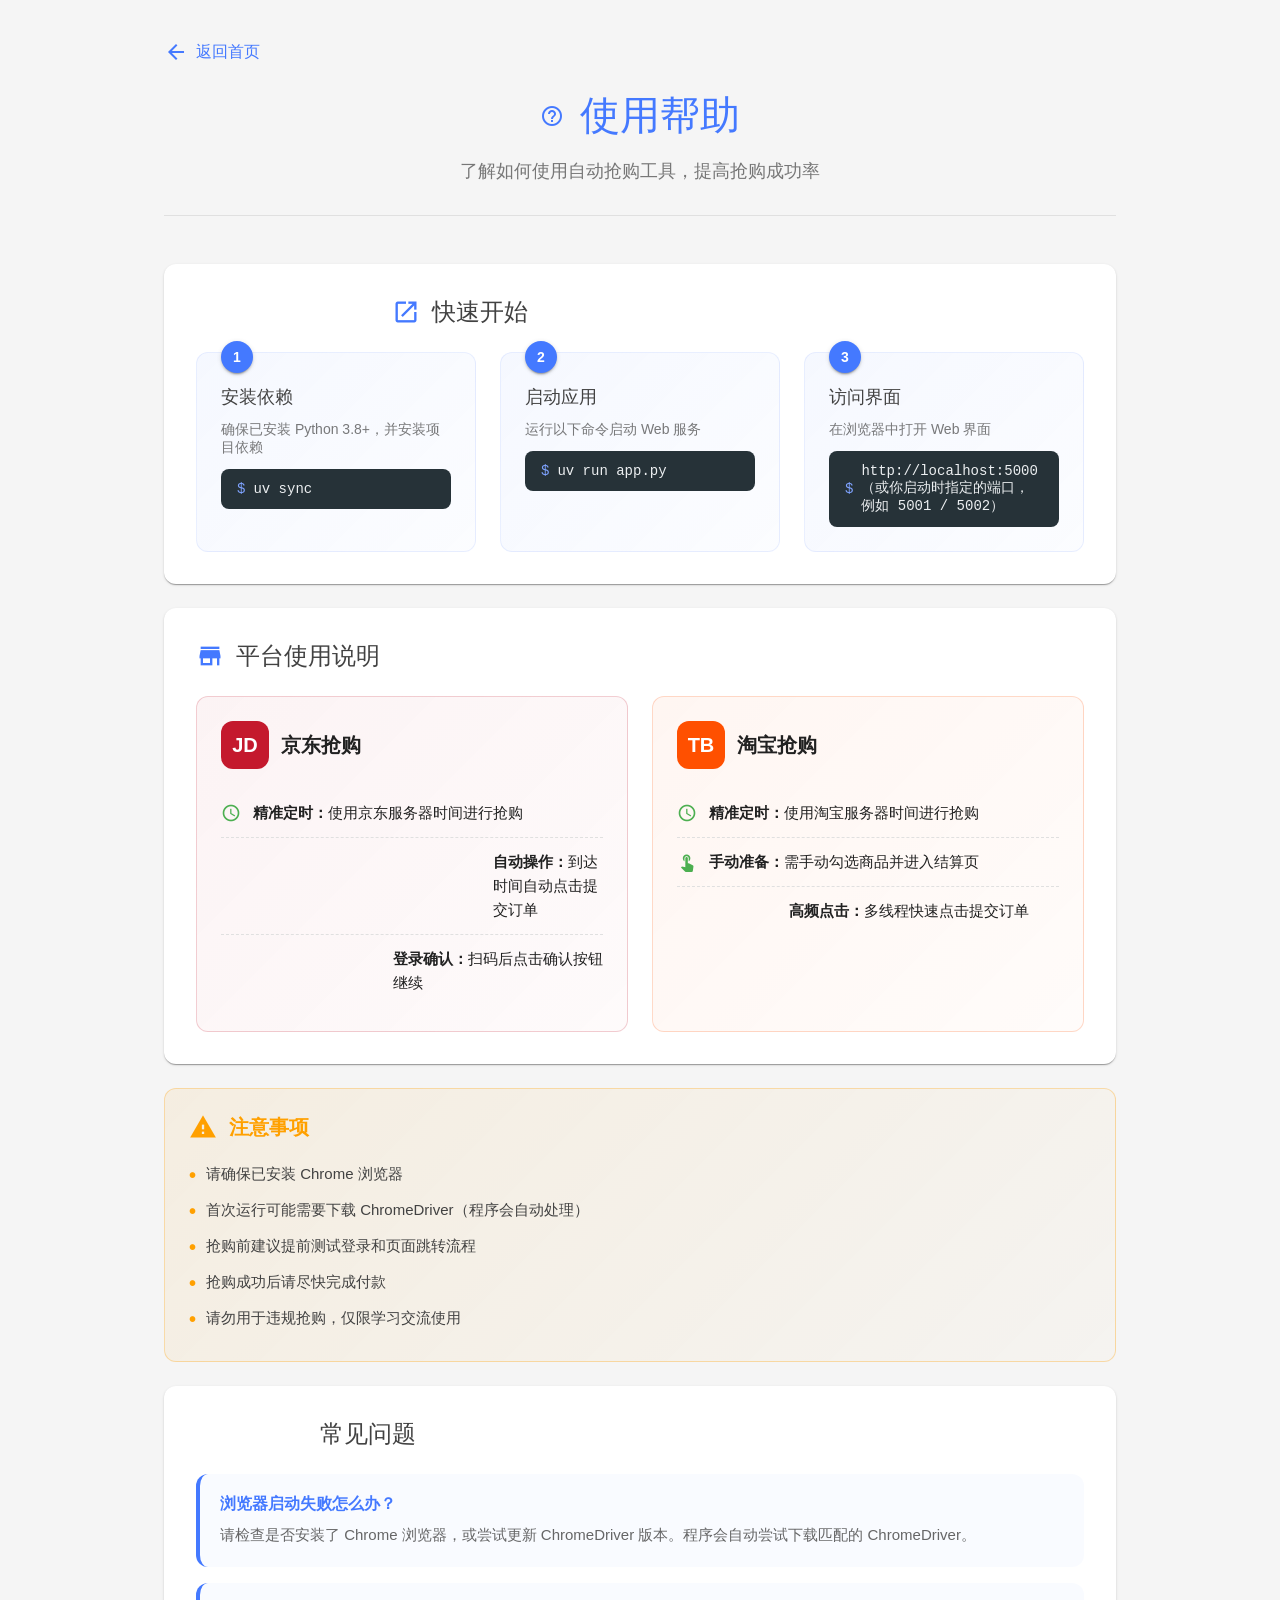
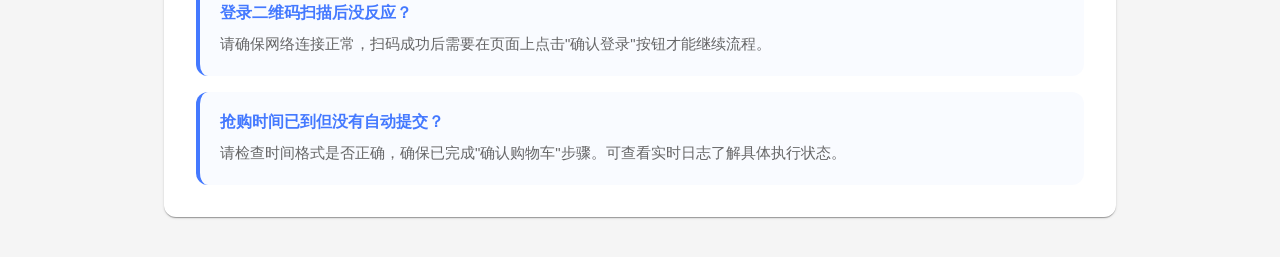
<file: templates/help.html>
<!DOCTYPE html>
<html lang="zh-CN">
<head>
    <meta charset="UTF-8">
    <meta name="viewport" content="width=device-width, initial-scale=1.0">
    <title>使用帮助 - 自动抢购工具</title>
    <link rel="stylesheet" href="/static/css/style.css">
    <link href="https://fonts.googleapis.com/icon?family=Material+Icons" rel="stylesheet">
    <style>
        .help-container {
            max-width: 1000px;
            margin: 0 auto;
            padding: 40px 24px;
        }

        .help-header {
            text-align: center;
            margin-bottom: 48px;
            padding-bottom: 32px;
            border-bottom: 1px solid var(--border-color);
        }

        .help-header h1 {
            font-size: 2.5rem;
            font-weight: 300;
            color: var(--md-primary);
            margin-bottom: 16px;
            display: flex;
            align-items: center;
            justify-content: center;
            gap: 16px;
        }

        .help-header p {
            font-size: 1.125rem;
            color: var(--md-on-surface);
            opacity: 0.7;
        }

        .nav-back {
            display: inline-flex;
            align-items: center;
            gap: 8px;
            color: var(--md-primary);
            text-decoration: none;
            font-weight: 500;
            margin-bottom: 24px;
            transition: all 0.2s ease;
        }

        .nav-back:hover {
            color: var(--md-primary-variant);
            transform: translateX(-4px);
        }

        .help-grid {
            display: grid;
            gap: 24px;
        }

        .help-card {
            background: var(--md-surface);
            border-radius: 12px;
            padding: 32px;
            box-shadow: var(--shadow-1);
            transition: all 0.3s ease;
        }

        .help-card:hover {
            box-shadow: var(--shadow-4);
        }

        .help-card h2 {
            font-size: 1.5rem;
            font-weight: 500;
            color: var(--md-on-surface);
            margin-bottom: 24px;
            display: flex;
            align-items: center;
            gap: 12px;
        }

        .help-card h2 .material-icons {
            color: var(--md-primary);
            font-size: 1.75rem;
        }

        /* 快速开始步骤 */
        .step-flow {
            display: grid;
            grid-template-columns: repeat(auto-fit, minmax(250px, 1fr));
            gap: 24px;
        }

        .step-box {
            position: relative;
            padding: 24px;
            background: linear-gradient(135deg, rgba(68, 121, 255, 0.05) 0%, rgba(68, 121, 255, 0.02) 100%);
            border-radius: 12px;
            border: 1px solid rgba(68, 121, 255, 0.1);
            transition: all 0.3s ease;
        }

        .step-box:hover {
            transform: translateY(-4px);
            box-shadow: var(--shadow-4);
            border-color: rgba(68, 121, 255, 0.3);
        }

        .step-badge {
            position: absolute;
            top: -12px;
            left: 24px;
            width: 32px;
            height: 32px;
            background: var(--md-primary);
            color: white;
            border-radius: 50%;
            display: flex;
            align-items: center;
            justify-content: center;
            font-weight: 600;
            font-size: 0.875rem;
            box-shadow: var(--shadow-2);
        }

        .step-box h3 {
            font-size: 1.125rem;
            font-weight: 500;
            margin-bottom: 12px;
            margin-top: 8px;
            color: var(--md-on-surface);
        }

        .step-box p {
            font-size: 0.875rem;
            color: var(--md-on-surface);
            opacity: 0.7;
            margin-bottom: 12px;
        }

        .code-block {
            background: #263238;
            color: #ECEFF1;
            padding: 12px 16px;
            border-radius: 8px;
            font-family: 'Roboto Mono', monospace;
            font-size: 0.875rem;
            display: flex;
            align-items: center;
            gap: 8px;
        }

        .code-block::before {
            content: '$';
            color: var(--md-primary-light);
            font-weight: 500;
        }

        /* 平台说明 */
        .platform-grid {
            display: grid;
            grid-template-columns: repeat(auto-fit, minmax(400px, 1fr));
            gap: 24px;
        }

        .platform-card {
            padding: 24px;
            border-radius: 12px;
            border: 1px solid var(--border-color);
        }

        .platform-card.jd {
            background: linear-gradient(135deg, rgba(196, 25, 45, 0.05) 0%, rgba(196, 25, 45, 0.02) 100%);
            border-color: rgba(196, 25, 45, 0.2);
        }

        .platform-card.tb {
            background: linear-gradient(135deg, rgba(255, 80, 0, 0.05) 0%, rgba(255, 80, 0, 0.02) 100%);
            border-color: rgba(255, 80, 0, 0.2);
        }

        .platform-header {
            display: flex;
            align-items: center;
            gap: 12px;
            margin-bottom: 20px;
        }

        .platform-icon {
            width: 48px;
            height: 48px;
            border-radius: 12px;
            display: flex;
            align-items: center;
            justify-content: center;
            font-weight: 600;
            font-size: 1.25rem;
        }

        .platform-icon.jd {
            background: #C4192D;
            color: white;
        }

        .platform-icon.tb {
            background: #FF5000;
            color: white;
        }

        .platform-header h3 {
            font-size: 1.25rem;
            font-weight: 600;
        }

        .feature-list {
            list-style: none;
            padding: 0;
            margin: 0;
        }

        .feature-list li {
            display: flex;
            align-items: flex-start;
            gap: 12px;
            padding: 12px 0;
            border-bottom: 1px dashed var(--border-color);
            font-size: 0.9375rem;
            line-height: 1.6;
        }

        .feature-list li:last-child {
            border-bottom: none;
        }

        .feature-list .material-icons {
            color: var(--md-secondary);
            font-size: 1.25rem;
            margin-top: 2px;
        }

        /* 警告卡片 */
        .warning-card {
            background: linear-gradient(135deg, rgba(255, 160, 0, 0.08) 0%, rgba(255, 160, 0, 0.02) 100%);
            border: 1px solid rgba(255, 160, 0, 0.3);
            border-radius: 12px;
            padding: 24px;
        }

        .warning-header {
            display: flex;
            align-items: center;
            gap: 12px;
            margin-bottom: 16px;
            color: var(--md-warning);
        }

        .warning-header .material-icons {
            font-size: 1.75rem;
        }

        .warning-header h2 {
            font-size: 1.25rem;
            font-weight: 600;
        }

        .warning-list {
            list-style: none;
            padding: 0;
            margin: 0;
        }

        .warning-list li {
            display: flex;
            align-items: flex-start;
            gap: 10px;
            padding: 8px 0;
            font-size: 0.9375rem;
            color: var(--md-on-surface);
        }

        .warning-list li::before {
            content: '•';
            color: var(--md-warning);
            font-weight: bold;
            font-size: 1.25rem;
            line-height: 1;
        }

        /* FAQ */
        .faq-list {
            display: flex;
            flex-direction: column;
            gap: 16px;
        }

        .faq-item {
            background: rgba(68, 121, 255, 0.03);
            border-radius: 12px;
            padding: 20px;
            border-left: 4px solid var(--md-primary);
        }

        .faq-item h3 {
            font-size: 1rem;
            font-weight: 600;
            color: var(--md-primary);
            margin-bottom: 8px;
            display: flex;
            align-items: center;
            gap: 8px;
        }

        .faq-item p {
            font-size: 0.9375rem;
            color: var(--md-on-surface);
            opacity: 0.8;
            line-height: 1.6;
            margin: 0;
        }

        /* 响应式 */
        @media (max-width: 768px) {
            .help-container {
                padding: 24px 16px;
            }

            .help-header h1 {
                font-size: 1.75rem;
            }

            .platform-grid {
                grid-template-columns: 1fr;
            }

            .step-flow {
                grid-template-columns: 1fr;
            }
        }
    </style>
</head>
<body>
    <div class="help-container">
        <a href="/" class="nav-back">
            <span class="material-icons">arrow_back</span>
            返回首页
        </a>

        <header class="help-header">
            <h1>
                <span class="material-icons">help_outline</span>
                使用帮助
            </h1>
            <p>了解如何使用自动抢购工具，提高抢购成功率</p>
        </header>

        <main class="help-grid">
            <!-- 快速开始 -->
            <section class="help-card">
                <h2>
                    <span class="material-icons">rocket_launch</span>
                    快速开始
                </h2>
                <div class="step-flow">
                    <div class="step-box">
                        <div class="step-badge">1</div>
                        <h3>安装依赖</h3>
                        <p>确保已安装 Python 3.8+，并安装项目依赖</p>
                        <div class="code-block">uv sync</div>
                    </div>
                    <div class="step-box">
                        <div class="step-badge">2</div>
                        <h3>启动应用</h3>
                        <p>运行以下命令启动 Web 服务</p>
                        <div class="code-block">uv run app.py</div>
                    </div>
                    <div class="step-box">
                        <div class="step-badge">3</div>
                        <h3>访问界面</h3>
                        <p>在浏览器中打开 Web 界面</p>
                        <div class="code-block">http://localhost:5000 （或你启动时指定的端口，例如 5001 / 5002）</div>
                    </div>
                </div>
            </section>

            <!-- 平台说明 -->
            <section class="help-card">
                <h2>
                    <span class="material-icons">store</span>
                    平台使用说明
                </h2>
                <div class="platform-grid">
                    <div class="platform-card jd">
                        <div class="platform-header">
                            <div class="platform-icon jd">JD</div>
                            <h3>京东抢购</h3>
                        </div>
                        <ul class="feature-list">
                            <li>
                                <span class="material-icons">schedule</span>
                                <span><strong>精准定时：</strong>使用京东服务器时间进行抢购</span>
                            </li>
                            <li>
                                <span class="material-icons">auto_fix_high</span>
                                <span><strong>自动操作：</strong>到达时间自动点击提交订单</span>
                            </li>
                            <li>
                                <span class="material-icons">verified</span>
                                <span><strong>登录确认：</strong>扫码后点击确认按钮继续</span>
                            </li>
                        </ul>
                    </div>
                    <div class="platform-card tb">
                        <div class="platform-header">
                            <div class="platform-icon tb">TB</div>
                            <h3>淘宝抢购</h3>
                        </div>
                        <ul class="feature-list">
                            <li>
                                <span class="material-icons">schedule</span>
                                <span><strong>精准定时：</strong>使用淘宝服务器时间进行抢购</span>
                            </li>
                            <li>
                                <span class="material-icons">touch_app</span>
                                <span><strong>手动准备：</strong>需手动勾选商品并进入结算页</span>
                            </li>
                            <li>
                                <span class="material-icons">speed</span>
                                <span><strong>高频点击：</strong>多线程快速点击提交订单</span>
                            </li>
                        </ul>
                    </div>
                </div>
            </section>

            <!-- 注意事项 -->
            <div class="warning-card">
                <div class="warning-header">
                    <span class="material-icons">warning</span>
                    <h2>注意事项</h2>
                </div>
                <ul class="warning-list">
                    <li>请确保已安装 Chrome 浏览器</li>
                    <li>首次运行可能需要下载 ChromeDriver（程序会自动处理）</li>
                    <li>抢购前建议提前测试登录和页面跳转流程</li>
                    <li>抢购成功后请尽快完成付款</li>
                    <li>请勿用于违规抢购，仅限学习交流使用</li>
                </ul>
            </div>

            <!-- 常见问题 -->
            <section class="help-card">
                <h2>
                    <span class="material-icons">quiz</span>
                    常见问题
                </h2>
                <div class="faq-list">
                    <div class="faq-item">
                        <h3>浏览器启动失败怎么办？</h3>
                        <p>请检查是否安装了 Chrome 浏览器，或尝试更新 ChromeDriver 版本。程序会自动尝试下载匹配的 ChromeDriver。</p>
                    </div>
                    <div class="faq-item">
                        <h3>登录二维码扫描后没反应？</h3>
                        <p>请确保网络连接正常，扫码成功后需要在页面上点击"确认登录"按钮才能继续流程。</p>
                    </div>
                    <div class="faq-item">
                        <h3>抢购时间已到但没有自动提交？</h3>
                        <p>请检查时间格式是否正确，确保已完成"确认购物车"步骤。可查看实时日志了解具体执行状态。</p>
                    </div>
                </div>
            </section>
        </main>
    </div>
</body>
</html>
</file>
<file: static/css/style.css>
* {
    margin: 0;
    padding: 0;
    box-sizing: border-box;
}

:root {
    --md-primary: #4479FF;
    --md-primary-variant: #3358CC;
    --md-primary-light: #7FA3FF;
    --md-secondary: #4CAF50;
    --md-secondary-variant: #388E3C;
    --md-background: #F5F5F5;
    --md-surface: #FFFFFF;
    --md-error: #D32F2F;
    --md-on-primary: #FFFFFF;
    --md-on-secondary: #FFFFFF;
    --md-on-background: #212121;
    --md-on-surface: #424242;
    --md-on-error: #FFFFFF;
    --md-warning: #FFA000;
    --border-color: #E0E0E0;
    --shadow-1: 0 2px 1px -1px rgba(0,0,0,0.2), 0 1px 1px 0 rgba(0,0,0,0.14), 0 1px 3px 0 rgba(0,0,0,0.12);
    --shadow-2: 0 3px 1px -2px rgba(0,0,0,0.2), 0 2px 2px 0 rgba(0,0,0,0.14), 0 1px 5px 0 rgba(0,0,0,0.12);
    --shadow-4: 0 2px 4px -1px rgba(0,0,0,0.2), 0 4px 5px 0 rgba(0,0,0,0.14), 0 1px 10px 0 rgba(0,0,0,0.12);
    --shadow-8: 0 5px 5px -3px rgba(0,0,0,0.2), 0 8px 10px 1px rgba(0,0,0,0.14), 0 3px 14px 2px rgba(0,0,0,0.12);
    --shadow-16: 0 8px 10px -5px rgba(0,0,0,0.2), 0 16px 24px 2px rgba(0,0,0,0.14), 0 6px 30px 5px rgba(0,0,0,0.12);
    --shadow-24: 0 11px 15px -7px rgba(0,0,0,0.2), 0 24px 38px 3px rgba(0,0,0,0.14), 0 9px 46px 8px rgba(0,0,0,0.12);
}

body {
    font-family: 'Roboto', -apple-system, BlinkMacSystemFont, 'Segoe UI', Arial, sans-serif;
    background: var(--md-background);
    min-height: 100vh;
    padding: 0;
    color: var(--md-on-background);
    -webkit-font-smoothing: antialiased;
    -moz-osx-font-smoothing: grayscale;
}

.app-container {
    display: flex;
    min-height: 100vh;
}

/* 侧边栏 */
.sidebar {
    width: 320px;
    background: var(--md-surface);
    border-right: 1px solid var(--border-color);
    display: flex;
    flex-direction: column;
    position: sticky;
    top: 0;
    height: 100vh;
    box-shadow: var(--shadow-1);
    flex-shrink: 0;
}

.sidebar-header {
    padding: 20px;
    border-bottom: 1px solid var(--border-color);
}

.sidebar-header h1 {
    font-size: 1.25rem;
    color: var(--md-primary);
    margin-bottom: 0;
    font-weight: 600;
    display: flex;
    align-items: center;
    gap: 10px;
}

.sidebar-nav {
    padding: 16px;
}

.nav-item {
    position: relative;
    margin-bottom: 8px;
}

.nav-item input[type="radio"] {
    position: absolute;
    opacity: 0;
    width: 0;
    height: 0;
}

.nav-label {
    display: flex;
    align-items: center;
    gap: 12px;
    padding: 12px 16px;
    border-radius: 8px;
    cursor: pointer;
    transition: all 0.2s cubic-bezier(0.4, 0, 0.2, 1);
    color: var(--md-on-surface);
}

.nav-label:hover {
    background: rgba(68, 121, 255, 0.08);
}

.nav-icon {
    font-size: 1.25rem;
    color: var(--md-primary);
}

.nav-text {
    font-size: 0.95rem;
    font-weight: 500;
}

.nav-item input[type="radio"]:checked + .nav-label {
    background: var(--md-primary);
    color: var(--md-on-primary);
    box-shadow: var(--shadow-2);
}

.nav-item input[type="radio"]:checked + .nav-label .nav-icon {
    color: var(--md-on-primary);
}

.sidebar-instructions {
    flex: 1;
    padding: 0 20px 20px;
    overflow-y: auto;
}

.sidebar-instructions h3 {
    font-size: 0.95rem;
    font-weight: 600;
    color: var(--md-primary);
    margin-bottom: 12px;
    padding-bottom: 8px;
    border-bottom: 2px solid var(--md-primary);
}

.sidebar-instructions ol {
    margin: 0;
    padding-left: 20px;
}

.sidebar-instructions li {
    color: var(--md-on-surface);
    font-size: 0.875rem;
    line-height: 1.6;
    margin-bottom: 8px;
}

.sidebar-footer {
    padding: 16px 20px;
    border-top: 1px solid var(--border-color);
}

.footer-link {
    display: block;
    color: var(--md-primary);
    text-decoration: none;
    font-size: 0.875rem;
    font-weight: 500;
    margin-bottom: 8px;
    transition: color 0.2s ease;
}

.footer-link:hover {
    color: var(--md-primary-variant);
    text-decoration: underline;
}

.footer-text {
    color: var(--md-on-surface);
    opacity: 0.6;
    font-size: 0.75rem;
    margin-bottom: 0;
}

/* 主内容区 */
.main-content {
    flex: 1;
    padding: 24px;
    overflow-y: auto;
}

.content-wrapper {
    max-width: 900px;
    margin: 0 auto;
    display: flex;
    flex-direction: column;
    gap: 20px;
}

section {
    background: var(--md-surface);
    border-radius: 8px;
    padding: 20px;
    box-shadow: var(--shadow-1);
}

.server-time-card {
    margin-left: auto;
    width: fit-content;
    min-width: 320px;
    padding: 12px 16px;
    border-radius: 8px;
    background: linear-gradient(135deg, #f6f9ff, #eef4ff);
    border: 1px solid #dbe7ff;
    box-shadow: var(--shadow-1);
    text-align: right;
}

.server-time-title {
    font-size: 12px;
    color: #4469b0;
    margin-bottom: 4px;
}

.server-time-value {
    font-size: 22px;
    font-weight: 700;
    color: #1d3f7a;
    line-height: 1.2;
}

.server-time-sub,
.server-time-source {
    margin-top: 4px;
    font-size: 12px;
    color: #4f6488;
}

.time-source-group {
    margin-top: 10px;
    max-width: 520px;
}

.section-header {
    margin-bottom: 16px;
}

.section-header h2 {
    font-size: 1.25rem;
    font-weight: 500;
    color: var(--md-on-surface);
    margin-bottom: 0;
}

/* 时间选择区域 */
.time-inputs {
    display: flex;
    gap: 12px;
    flex-wrap: wrap;
    margin-bottom: 16px;
}

.form-group {
    flex: 1;
    min-width: 80px;
}

.form-group label {
    display: block;
    font-size: 0.75rem;
    font-weight: 500;
    color: var(--md-on-surface);
    margin-bottom: 4px;
    text-transform: uppercase;
    letter-spacing: 1.25px;
    opacity: 0.6;
}

.form-group input,
.form-group select {
    width: 100%;
    padding: 10px 12px;
    border: 1px solid var(--border-color);
    border-radius: 4px;
    font-size: 0.875rem;
    font-family: 'Roboto', sans-serif;
    background: var(--md-surface);
    color: var(--md-on-surface);
    transition: all 0.3s cubic-bezier(0.4, 0, 0.2, 1);
}

.form-group input:focus,
.form-group select:focus {
    outline: none;
    border-color: var(--md-primary);
    box-shadow: 0 0 0 2px rgba(68, 121, 255, 0.12);
}

.form-group input:disabled,
.form-group select:disabled {
    opacity: 0.38;
    cursor: not-allowed;
}

.quick-select {
    display: flex;
    gap: 8px;
}

/* 控制区域 */
.control-section {
    display: flex;
    flex-direction: column;
    gap: 16px;
}

/* 进度条样式 */
.progress-container {
    margin-bottom: 16px;
}

.progress-bar {
    width: 100%;
    height: 8px;
    background: rgba(0, 0, 0, 0.12);
    border-radius: 4px;
    overflow: hidden;
    margin-bottom: 12px;
}

.progress-fill {
    height: 100%;
    background: linear-gradient(90deg, var(--md-primary-light), var(--md-primary));
    border-radius: 4px;
    width: 0%;
    transition: width 0.3s cubic-bezier(0.4, 0, 0.2, 1);
}

.progress-labels {
    display: flex;
    justify-content: space-between;
    align-items: flex-start;
    gap: 10px;
    margin-top: 16px;
}

.progress-step {
    display: flex;
    flex-direction: column;
    align-items: center;
    flex: 1;
    position: relative;
}

.step-number {
    width: 32px;
    height: 32px;
    border-radius: 50%;
    background: var(--md-background);
    border: 2px solid var(--border-color);
    display: flex;
    align-items: center;
    justify-content: center;
    font-weight: 600;
    font-size: 0.875rem;
    margin-bottom: 8px;
    transition: all 0.3s ease;
}

.progress-step.active .step-number {
    background: var(--md-primary);
    border-color: var(--md-primary);
    color: var(--md-on-primary);
    box-shadow: var(--shadow-2);
}

.step-label {
    font-size: 0.75rem;
    color: var(--md-on-surface);
    opacity: 0.6;
    text-align: center;
    transition: opacity 0.3s ease;
}

.progress-step.active .step-label {
    opacity: 1;
    color: var(--md-primary);
    font-weight: 500;
}

.step-confirm-btn {
    margin-top: 8px;
    padding: 6px 16px;
    font-size: 0.75rem;
    border-radius: 4px;
    border: none;
    background: var(--md-primary);
    color: var(--md-on-primary);
    cursor: pointer;
    transition: all 0.3s ease;
    box-shadow: var(--shadow-1);
    width: 100%;
    max-width: 120px;
}

.step-confirm-btn:hover:not(:disabled) {
    background: var(--md-primary-variant);
    box-shadow: var(--shadow-2);
}

.step-confirm-btn:disabled {
    opacity: 0.38;
    cursor: not-allowed;
    box-shadow: none;
    background: #BDBDBD !important;
}

/* 旧的进度标签样式保留（向后兼容） */
.progress-label {
    font-size: 0.75rem;
    font-weight: 500;
    color: var(--md-on-surface);
    opacity: 0.6;
    transition: opacity 0.3s ease;
}

.progress-label.active {
    opacity: 1;
    color: var(--md-primary);
    font-weight: 600;
}

/* 按钮样式 */
.action-buttons {
    display: flex;
    gap: 8px;
    flex-wrap: wrap;
}

/* 5个步骤的进度条 */
.progress-labels {
    display: flex;
    justify-content: space-between;
    align-items: center;
}

.btn {
    display: inline-block;
    padding: 10px 24px;
    border: none;
    border-radius: 4px;
    font-size: 0.875rem;
    font-weight: 500;
    cursor: pointer;
    transition: all 0.3s cubic-bezier(0.4, 0, 0.2, 1);
    text-decoration: none;
    text-transform: uppercase;
    letter-spacing: 1.25px;
    font-family: 'Roboto', sans-serif;
    box-shadow: var(--shadow-2);
    position: relative;
    overflow: hidden;
}

.btn::before {
    content: '';
    position: absolute;
    top: 50%;
    left: 50%;
    width: 0;
    height: 0;
    border-radius: 50%;
    background: rgba(255, 255, 255, 0.5);
    transform: translate(-50%, -50%);
    transition: width 0.6s, height 0.6s;
}

.btn:active::before {
    width: 300px;
    height: 300px;
}

.btn-primary {
    background: var(--md-primary);
    color: var(--md-on-primary);
}

.btn-primary:hover {
    background: var(--md-primary-variant);
    box-shadow: var(--shadow-4);
}

.btn-primary:active {
    background: var(--md-primary-variant);
    box-shadow: var(--shadow-8);
}

.btn-secondary {
    background: var(--md-secondary);
    color: var(--md-on-secondary);
}

.btn-secondary:hover {
    background: var(--md-secondary-variant);
    box-shadow: var(--shadow-4);
}

.btn-warning {
    background: var(--md-warning);
    color: var(--md-on-primary);
}

.btn-warning:hover {
    box-shadow: var(--shadow-4);
}

.btn-danger {
    background: var(--md-error);
    color: var(--md-on-error);
}

.btn-danger:hover {
    box-shadow: var(--shadow-4);
}

.btn:disabled {
    opacity: 0.38;
    cursor: not-allowed;
    box-shadow: none;
    background: #BDBDBD !important;
}

/* 日志区域 */
.log-section {
    flex: 1;
    min-height: 300px;
    display: flex;
    flex-direction: column;
}

.log-header {
    display: flex;
    justify-content: space-between;
    align-items: center;
    margin-bottom: 16px;
}

.log-header h2 {
    font-size: 1.25rem;
    font-weight: 500;
    color: var(--md-on-surface);
}

.status-badge {
    padding: 4px 12px;
    border-radius: 16px;
    font-size: 0.75rem;
    font-weight: 500;
    text-transform: uppercase;
    letter-spacing: 1.25px;
}

.status-pending {
    background: #E0E0E0;
    color: #616161;
}

.status-running {
    background: var(--md-primary);
    color: var(--md-on-primary);
}

.status-running {
    background: var(--md-secondary);
    color: var(--md-on-secondary);
}

.status-success {
    background: var(--md-success);
    color: white;
}

.status-failed,
.status-error,
.status-stopped {
    background: var(--md-error);
    color: white;
}

.log-container {
    flex: 1;
    background: #263238;
    border-radius: 4px;
    padding: 16px;
    overflow-y: auto;
    max-height: 400px;
    font-family: 'Roboto Mono', 'Courier New', monospace;
    font-size: 0.875rem;
    line-height: 1.6;
}

.log-entry {
    margin-bottom: 8px;
    color: #ECEFF1;
    word-wrap: break-word;
}

.log-time {
    color: #80CBC4;
    font-weight: 500;
    margin-right: 8px;
}

/* 滚动条样式 */
::-webkit-scrollbar {
    width: 12px;
}

::-webkit-scrollbar-track {
    background: #F1F1F1;
}

::-webkit-scrollbar-thumb {
    background: #BDBDBD;
    border-radius: 6px;
}

::-webkit-scrollbar-thumb:hover {
    background: #9E9E9E;
}

.sidebar-instructions::-webkit-scrollbar-track,
.log-container::-webkit-scrollbar-track {
    background: #37474F;
}

.sidebar-instructions::-webkit-scrollbar-thumb,
.log-container::-webkit-scrollbar-thumb {
    background: #546E7A;
}

.sidebar-instructions::-webkit-scrollbar-thumb:hover,
.log-container::-webkit-scrollbar-thumb:hover {
    background: #78909C;
}

/* 响应式设计 */
@media (max-width: 768px) {
    .app-container {
        flex-direction: column;
    }

    .sidebar {
        width: 100%;
        height: auto;
        position: relative;
        border-right: none;
        border-bottom: 1px solid var(--border-color);
    }

    .sidebar-instructions {
        max-height: 200px;
    }

    .main-content {
        padding: 16px;
    }

    .content-wrapper {
        gap: 16px;
    }

    .time-inputs {
        flex-direction: column;
    }

    .action-buttons {
        flex-direction: column;
    }

    .btn {
        width: 100%;
    }
}
</file>
